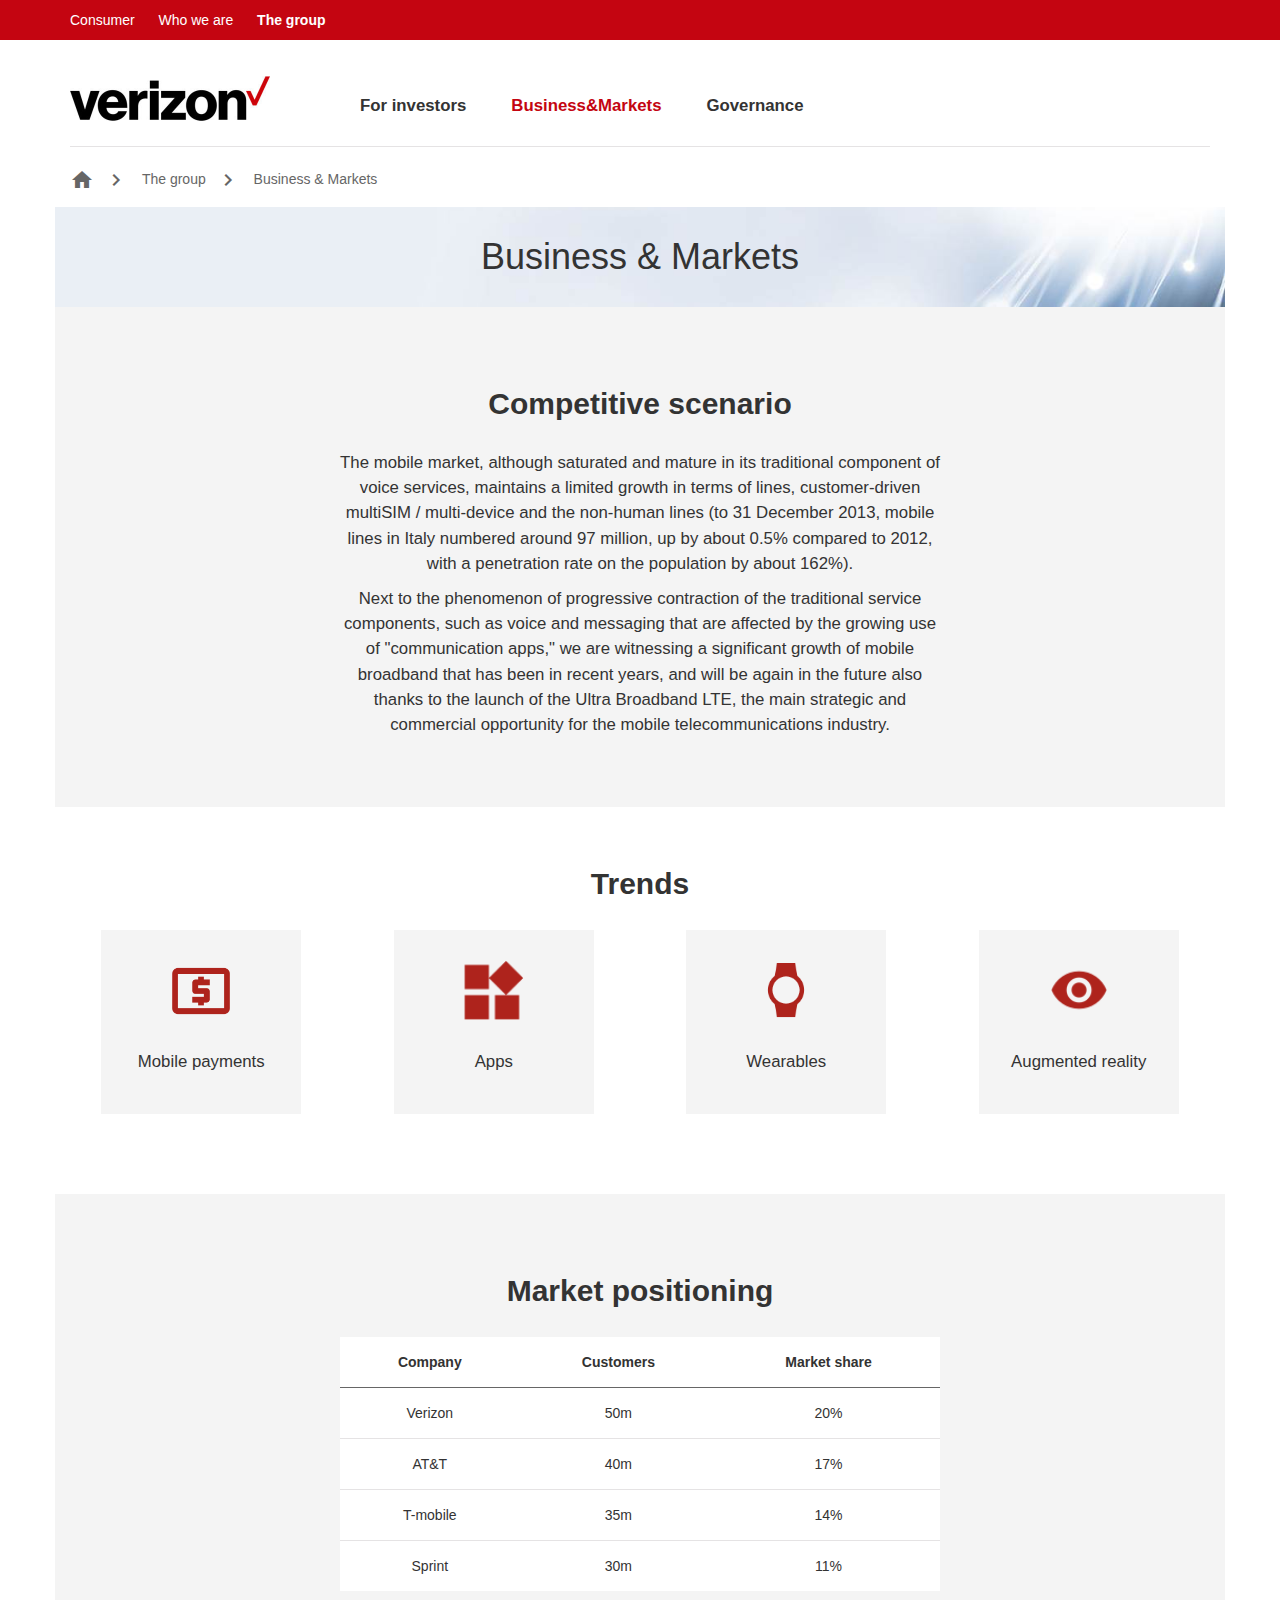
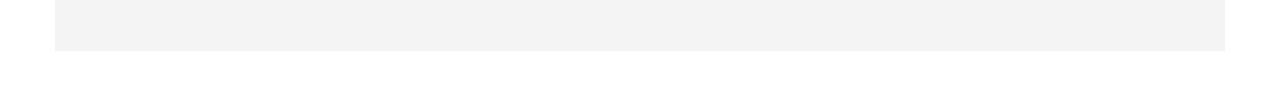
<file: business.html>
<!DOCTYPE html>
<html lang="en">
  <head>
    <title>The group</title>
    <!--css-->
    <link href="css/app-less.css" rel="stylesheet">
    <link href="css/app-sass.css" rel="stylesheet">
    <link href="https://fonts.googleapis.com/icon?family=Material+Icons" rel="stylesheet">
    <meta name="viewport" content="width=device-width, initial-scale=1, maximum-scale=1, user-scalable=no">
    <!--meta(http-equiv="Content-Security-Policy" content="script-src * 'unsafe-eval'; connect-src * 'unsafe-eval'; object-src 'self'; style-src * 'unsafe-inline'; img-src *")-->
  </head>
  <body>
    <!--head menu-->
    <nav class="top-nav">
      <div class="container">
        <div class="row">
          <div class="col-md-12">
            <ul class="list-inline list-unstyled" id="head-menui">
                  <li><a href="index.html">Consumer</a></li>
                  <li><a href="who-we-are.html">Who we are</a></li>
                  <li class="selected"><a href="the-group.html">The group</a></li>
            </ul>
          </div>
        </div>
      </div>
    </nav>
    <!--main menu--><br>
    <nav class="navbar top-middle-nav">
      <div class="container">
        <div class="navbar-header"><a class="navbar-brand" href="index.html"><img src="img/static/app-logo.jpeg" alt="Verizon"></a>
          <button class="navbar-toggle collapsed app-header_hamburger-menu" data-toggle="collapse" data-target="#indexNavigation"><i class="material-icons">menu</i></button>
        </div>
        <div class="collapse navbar-collapse" id="indexNavigation">
          <ul class="nav navbar-nav">
                <li><a href="investors.html">For investors</a></li>
                <li class="selected"><a href="business.html">Business&amp;Markets</a></li>
                <li><a href="governance.html">Governance</a></li>
          </ul>
        </div>
      </div>
    </nav>
    <the-group inline-template v-bind:locations.sync="locations">
      <div class="container">
        <div class="row">
          <div class="col-md-12">
            <ul class="list-unstyled list-inline app-breadcrumb app-breadcrumb--ligth">
              <li class="app-breadcrumb__item"><a class="app-breadcrumb__text" href="index.html"><i class="material-icons app-breadcrumb__separator">home</i></a><i class="material-icons app-breadcrumb__separator">chevron_right</i></li>
              <li class="app-breadcrumb__item"><a class="app-breadcrumb__text" href="the-group.html">The group</a><i class="material-icons app-breadcrumb__separator">chevron_right</i>
              </li>
              <li class="app-breadcrumb__item"><a class="app-breadcrumb__text" href="business.html">Business &amp; Markets</a>
              </li>
            </ul>
          </div>
        </div>
        <div class="row">
          <div class="col-md-12 col-sm-12 col-xs-12 app-who__page-label text-center">
            <h1>Business & Markets</h1>
          </div>
        </div>
        <div class="row">
          <div class="col-md-12 app-business__section-padded app-business__section-colored">
            <div class="app-business__heading-section text-center">
              <h2>Competitive scenario</h2>
              <p>The mobile market, although saturated and mature in its traditional component of voice services, maintains a limited growth in terms of lines, customer-driven multiSIM / multi-device and the non-human lines (to 31 December 2013, mobile lines in Italy numbered around 97 million, up by about 0.5% compared to 2012, with a penetration rate on the population by about 162%).</p>
              <p>Next to the phenomenon of progressive contraction of the traditional service components, such as voice and messaging that are affected by the growing use of "communication apps," we are witnessing a significant growth of mobile broadband that has been in recent years, and will be again in the future also thanks to the launch of the Ultra Broadband LTE, the main strategic and commercial opportunity for the mobile telecommunications industry.</p>
            </div>
          </div>
        </div><br><br>
        <div class="row">
          <div class="col-md-12 text-center">
            <h2>Trends</h2><br>
            <div class="row">
              <div class="col-md-12 col-md-offset-0 col-sm-10 col-sm-offset-1 col-xs-12 col-xs-offset-0">
                <div class="row app-business__feature-list">
                  <div class="col-md-3 col-sm-6 col-xs-12">
                    <div class="app-business__feature"><img src="img/static/ic_local_atm.png">
                      <p>Mobile payments</p>
                    </div>
                  </div>
                  <div class="col-md-3 col-sm-6 col-xs-12">
                    <div class="app-business__feature"><img src="img/static/ic_widgets.png">
                      <p>Apps</p>
                    </div>
                  </div>
                  <div class="col-md-3 col-sm-6 col-xs-12">
                    <div class="app-business__feature"><img src="img/static/ic_watch.png">
                      <p>Wearables</p>
                    </div>
                  </div>
                  <div class="col-md-3 col-sm-6 col-xs-12">
                    <div class="app-business__feature"><img src="img/static/ic_visibility.png">
                      <p>Augmented reality</p>
                    </div>
                  </div>
                </div>
              </div>
            </div>
          </div>
        </div><br><br><br><br>
        <div class="row">
          <div class="col-md-12 app-business__section-padded app-business__section-colored text-center">
            <h2>Market positioning</h2>
            <div class="app-business__market-content">
              <table>
                <thead>
                  <th>Company</th>
                  <th>Customers</th>
                  <th>Market share</th>
                </thead>
                <tbody>
                  <tr>
                    <td>Verizon</td>
                    <td>50m</td>
                    <td>20%</td>
                  </tr>
                  <tr>
                    <td>AT&T</td>
                    <td>40m</td>
                    <td>17%</td>
                  </tr>
                  <tr>
                    <td>T-mobile</td>
                    <td>35m</td>
                    <td>14%</td>
                  </tr>
                  <tr>
                    <td>Sprint</td>
                    <td>30m</td>
                    <td>11%</td>
                  </tr>
                </tbody>
              </table>
            </div>
          </div>
        </div>
      </div>
    </the-group>
    <!--copyright-->
    <!--.container(style="margin-top: 50px;")
    .row
        .col-md-12
            ul(class="list-inline list-unstyled")
                li Copyright hypermedia &copy; 2016!
                li
                    span(style="color:blue; cursor: pointer;") Credits
                li
                    span(style="color:blue; cursor: pointer;") Terms
                li
                    span(style="color:blue; cursor: pointer;") Privacy
    
    
    -->
    <!-- javascript--><br><br>
    <script src="js/app.js"></script>
  </body>
</html>
</file>
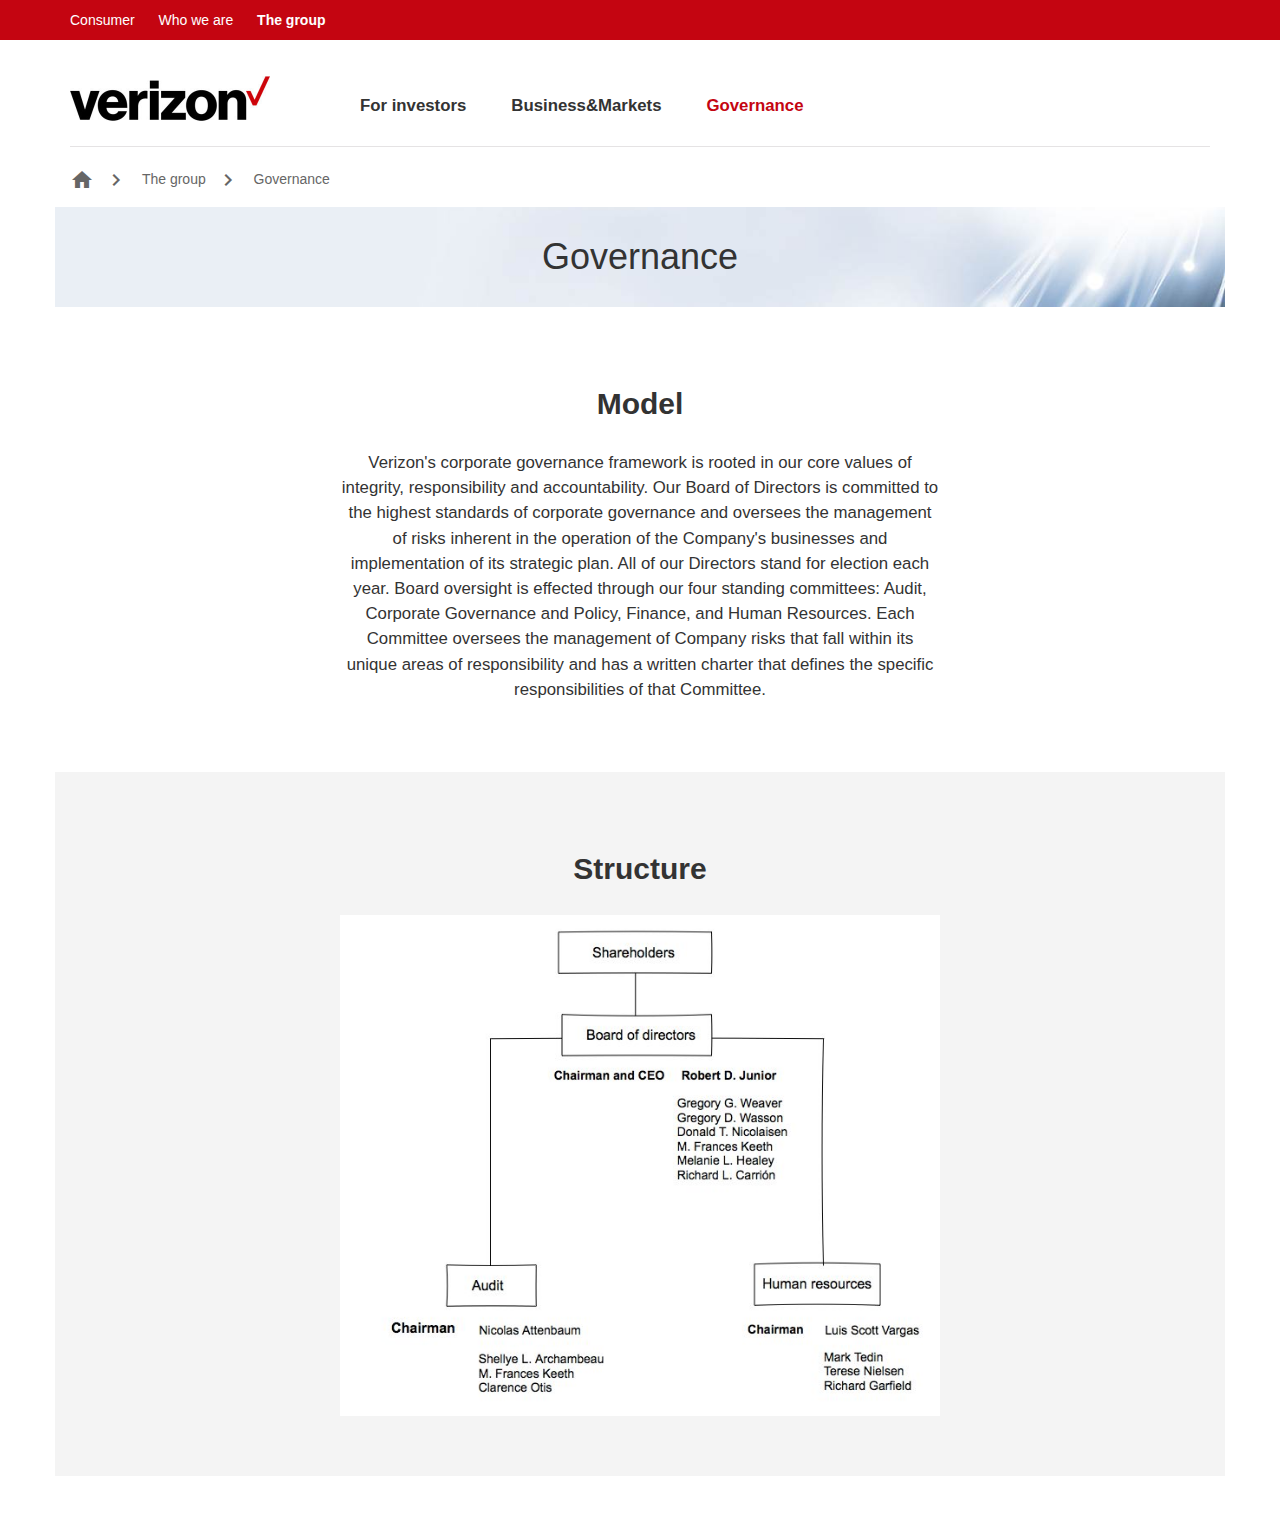
<file: governance.html>
<!DOCTYPE html>
<html lang="en">
  <head>
    <title>The group</title>
    <!--css-->
    <link href="css/app-less.css" rel="stylesheet">
    <link href="css/app-sass.css" rel="stylesheet">
    <link href="https://fonts.googleapis.com/icon?family=Material+Icons" rel="stylesheet">
    <meta name="viewport" content="width=device-width, initial-scale=1, maximum-scale=1, user-scalable=no">
    <!--meta(http-equiv="Content-Security-Policy" content="script-src * 'unsafe-eval'; connect-src * 'unsafe-eval'; object-src 'self'; style-src * 'unsafe-inline'; img-src *")-->
  </head>
  <body>
    <!--head menu-->
    <nav class="top-nav">
      <div class="container">
        <div class="row">
          <div class="col-md-12">
            <ul class="list-inline list-unstyled" id="head-menui">
                  <li><a href="index.html">Consumer</a></li>
                  <li><a href="who-we-are.html">Who we are</a></li>
                  <li class="selected"><a href="the-group.html">The group</a></li>
            </ul>
          </div>
        </div>
      </div>
    </nav>
    <!--main menu--><br>
    <nav class="navbar top-middle-nav">
      <div class="container">
        <div class="navbar-header"><a class="navbar-brand" href="index.html"><img src="img/static/app-logo.jpeg" alt="Verizon"></a>
          <button class="navbar-toggle collapsed app-header_hamburger-menu" data-toggle="collapse" data-target="#indexNavigation"><i class="material-icons">menu</i></button>
        </div>
        <div class="collapse navbar-collapse" id="indexNavigation">
          <ul class="nav navbar-nav">
                <li><a href="investors.html">For investors</a></li>
                <li><a href="business.html">Business&amp;Markets</a></li>
                <li class="selected"><a href="governance.html">Governance</a></li>
          </ul>
        </div>
      </div>
    </nav>
    <the-group inline-template v-bind:locations.sync="locations">
      <div class="container">
        <div class="row">
          <div class="col-md-12">
            <ul class="list-unstyled list-inline app-breadcrumb app-breadcrumb--ligth">
              <li class="app-breadcrumb__item"><a class="app-breadcrumb__text" href="index.html"><i class="material-icons app-breadcrumb__separator">home</i></a><i class="material-icons app-breadcrumb__separator">chevron_right</i></li>
              <li class="app-breadcrumb__item"><a class="app-breadcrumb__text" href="the-group.html">The group</a><i class="material-icons app-breadcrumb__separator">chevron_right</i>
              </li>
              <li class="app-breadcrumb__item"><a class="app-breadcrumb__text" href="governance.html">Governance</a>
              </li>
            </ul>
          </div>
        </div>
        <div class="row">
          <div class="col-md-12 col-sm-12 col-xs-12 app-who__page-label text-center">
            <h1>Governance</h1>
          </div>
        </div>
        <div class="row">
          <div class="col-md-12 app-business__section-padded">
            <div class="app-business__heading-section text-center">
              <h2>Model</h2>
              <p>Verizon's corporate governance framework is rooted in our core values of integrity, responsibility and accountability. Our Board of Directors is committed to the highest standards of corporate governance and oversees the management of risks inherent in the operation of the Company's businesses and implementation of its strategic plan. All of our Directors stand for election each year. Board oversight is effected through our four standing committees: Audit, Corporate Governance and Policy, Finance, and Human Resources. Each Committee oversees the management of Company risks that fall within its unique areas of responsibility and has a written charter that defines the specific responsibilities of that Committee.</p>
            </div>
          </div>
        </div>
        <div class="row">
          <div class="col-md-12 app-business__section-padded app-business__section-colored">
            <h2 class="text-center">Structure</h2><br>
            <div class="app-business__heading-section text-center"><img src="img/static/structure.jpg" width="100%"></div>
          </div>
        </div>
      </div>
    </the-group>
    <!--copyright-->
    <!--.container(style="margin-top: 50px;")
    .row
        .col-md-12
            ul(class="list-inline list-unstyled")
                li Copyright hypermedia &copy; 2016!
                li
                    span(style="color:blue; cursor: pointer;") Credits
                li
                    span(style="color:blue; cursor: pointer;") Terms
                li
                    span(style="color:blue; cursor: pointer;") Privacy
    
    
    -->
    <!-- javascript--><br><br>
    <script src="js/app.js"></script>
  </body>
</html>
</file>
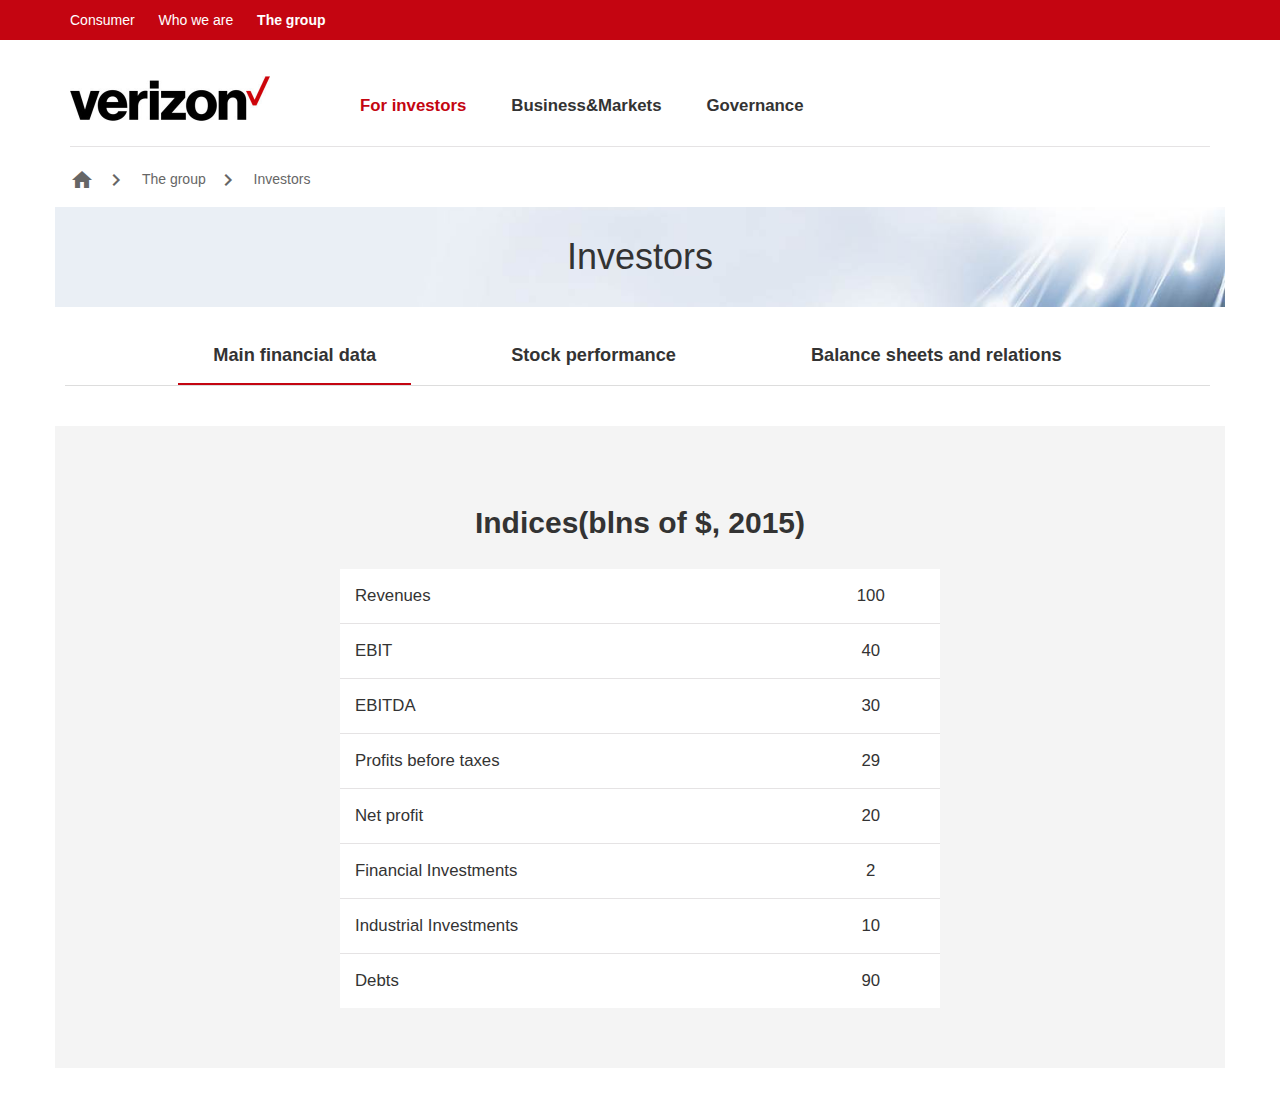
<file: investors.html>
<!DOCTYPE html>
<html lang="en">
  <head>
    <title>The group</title>
    <!--css-->
    <link href="css/app-less.css" rel="stylesheet">
    <link href="css/app-sass.css" rel="stylesheet">
    <link href="https://fonts.googleapis.com/icon?family=Material+Icons" rel="stylesheet">
    <meta name="viewport" content="width=device-width, initial-scale=1, maximum-scale=1, user-scalable=no">
    <!--meta(http-equiv="Content-Security-Policy" content="script-src * 'unsafe-eval'; connect-src * 'unsafe-eval'; object-src 'self'; style-src * 'unsafe-inline'; img-src *")-->
  </head>
  <body>
    <!--head menu-->
    <nav class="top-nav">
      <div class="container">
        <div class="row">
          <div class="col-md-12">
            <ul class="list-inline list-unstyled" id="head-menui">
                  <li><a href="index.html">Consumer</a></li>
                  <li><a href="who-we-are.html">Who we are</a></li>
                  <li class="selected"><a href="the-group.html">The group</a></li>
            </ul>
          </div>
        </div>
      </div>
    </nav>
    <!--main menu--><br>
    <nav class="navbar top-middle-nav">
      <div class="container">
        <div class="navbar-header"><a class="navbar-brand" href="index.html"><img src="img/static/app-logo.jpeg" alt="Verizon"></a>
          <button class="navbar-toggle collapsed app-header_hamburger-menu" data-toggle="collapse" data-target="#indexNavigation"><i class="material-icons">menu</i></button>
        </div>
        <div class="collapse navbar-collapse" id="indexNavigation">
          <ul class="nav navbar-nav">
                <li class="selected"><a href="investors.html">For investors</a></li>
                <li><a href="business.html">Business&amp;Markets</a></li>
                <li><a href="governance.html">Governance</a></li>
          </ul>
        </div>
      </div>
    </nav>
    <the-group inline-template v-bind:locations.sync="locations">
      <div class="container">
        <div class="row">
          <div class="col-md-12">
            <ul class="list-unstyled list-inline app-breadcrumb app-breadcrumb--ligth">
              <li class="app-breadcrumb__item"><a class="app-breadcrumb__text" href="index.html"><i class="material-icons app-breadcrumb__separator">home</i></a><i class="material-icons app-breadcrumb__separator">chevron_right</i></li>
              <li class="app-breadcrumb__item"><a class="app-breadcrumb__text" href="the-group.html">The group</a><i class="material-icons app-breadcrumb__separator">chevron_right</i>
              </li>
              <li class="app-breadcrumb__item"><a class="app-breadcrumb__text" href="investors.html">Investors</a>
              </li>
            </ul>
          </div>
        </div>
        <div class="row">
          <div class="col-md-12 col-sm-12 col-xs-12 app-who__page-label text-center">
            <h1>Investors</h1>
          </div>
        </div><br>
        <div class="row">
          <div class="col-md-12 text-center">
            <ul class="list-unstyled list-inline app-device__content-nav app-investors__nav" role="tab-list">
              <li class="active" role="presentation"><a href="#financial" role="tab" data-toggle="tab">Main financial data</a></li>
              <li role="presentation"><a href="#performance" role="tab" data-toggle="tab">Stock performance</a></li>
              <li role="presentation"><a href="#balance" role="tab" data-toggle="tab">Balance sheets and relations</a></li>
            </ul>
          </div>
        </div><br><br>
        <div class="tab-content">
          <div class="row tab-pane active fade in" id="financial" role="tabpanel">
            <div class="col-md-12 app-business__section-padded app-business__section-colored">
              <h2 class="text-center">Indices(blns of $, 2015)</h2>
              <table class="app-investors__data">
                <thead>
                  <th></th>
                  <th></th>
                </thead>
                <tbody>
                  <tr>
                    <td>Revenues</td>
                    <td class="text-center">100</td>
                  </tr>
                  <tr>
                    <td>EBIT</td>
                    <td class="text-center">40</td>
                  </tr>
                  <tr>
                    <td>EBITDA</td>
                    <td class="text-center">30</td>
                  </tr>
                  <tr>
                    <td>Profits before taxes</td>
                    <td class="text-center">29</td>
                  </tr>
                  <tr>
                    <td>Net profit</td>
                    <td class="text-center">20</td>
                  </tr>
                  <tr>
                    <td>Financial Investments</td>
                    <td class="text-center">2</td>
                  </tr>
                  <tr>
                    <td>Industrial Investments</td>
                    <td class="text-center">10</td>
                  </tr>
                  <tr>
                    <td>Debts</td>
                    <td class="text-center">90</td>
                  </tr>
                </tbody>
              </table>
            </div>
          </div>
          <div class="row tab-pane fade" id="performance" role="tabpanel">
            <div class="col-md-12 app-business__section-padded app-business__section-colored">
              <h2 class="text-center">Stock performance</h2>
              <div id="tv-medium-widget-36bb5" style="width:90%; max-width:600px; margin: 0 auto; margin-top:30px"></div>
              <script type="text/javascript" src="https://d33t3vvu2t2yu5.cloudfront.net/tv.js"></script>
              <script type="text/javascript">
                new TradingView.MediumWidget({
                    "container_id": "tv-medium-widget-36bb5",
                    "symbols": [
                        "NYSE:VZA|1y"
                    ],
                    "gridLineColor": "#E9E9EA",
                    "fontColor": "#83888D",
                    "underLineColor": "#dbeffb",
                    "trendLineColor": "#4bafe9",
                    "width": "100%",
                    "height": "350px",
                    "tradeItWidget": false,
                    "locale": "en"
                });
                
              </script>
            </div>
          </div>
          <div class="row tab-pane fade" id="balance" role="tabpanel">
            <div class="col-md-12 app-business__section-padded app-business__section-colored">
              <h2 class="text-center">Relations and balance sheets</h2>
              <h4 class="app-business__table-heading">2015</h4>
              <table class="app-investors__balance">
                <thead>
                  <th></th>
                  <th></th>
                </thead>
                <tbody>
                  <tr>
                    <td>Annual balance sheet</td>
                    <td class="text-right"><a href="https://hypermedia.thecsea.it/files/15_vz_ar.pdf"><i class="material-icons">get_app</i></a></td>
                  </tr>
                  <tr>
                    <td>Enviromental respect relation</td>
                    <td class="text-right"><a href="https://hypermedia.thecsea.it/files/15_vz_ar.pdf"><i class="material-icons">get_app</i></a></td>
                  </tr>
                  <tr>
                    <td>Remunerations relation</td>
                    <td class="text-right"><a href="https://hypermedia.thecsea.it/files/15_vz_ar.pdf"><i class="material-icons">get_app</i></a></td>
                  </tr>
                </tbody>
              </table>
              <h4 class="app-business__table-heading">2014</h4>
              <table class="app-investors__balance">
                <thead>
                  <th></th>
                  <th></th>
                </thead>
                <tbody>
                  <tr>
                    <td>Annual balance sheet</td>
                    <td class="text-right"><a href="https://hypermedia.thecsea.it/files/15_vz_ar.pdf"><i class="material-icons">get_app</i></a></td>
                  </tr>
                  <tr>
                    <td>Enviromental respect relation</td>
                    <td class="text-right"><a href="https://hypermedia.thecsea.it/files/15_vz_ar.pdf"><i class="material-icons">get_app</i></a></td>
                  </tr>
                  <tr>
                    <td>Remunerations relation</td>
                    <td class="text-right"><a href="https://hypermedia.thecsea.it/files/15_vz_ar.pdf"><i class="material-icons">get_app</i></a></td>
                  </tr>
                </tbody>
              </table>
            </div>
          </div>
        </div>
      </div>
    </the-group>
    <!--copyright-->
    <!--.container(style="margin-top: 50px;")
    .row
        .col-md-12
            ul(class="list-inline list-unstyled")
                li Copyright hypermedia &copy; 2016!
                li
                    span(style="color:blue; cursor: pointer;") Credits
                li
                    span(style="color:blue; cursor: pointer;") Terms
                li
                    span(style="color:blue; cursor: pointer;") Privacy
    
    
    -->
    <!-- javascript--><br><br>
    <script src="js/app.js"></script>
  </body>
</html>
</file>
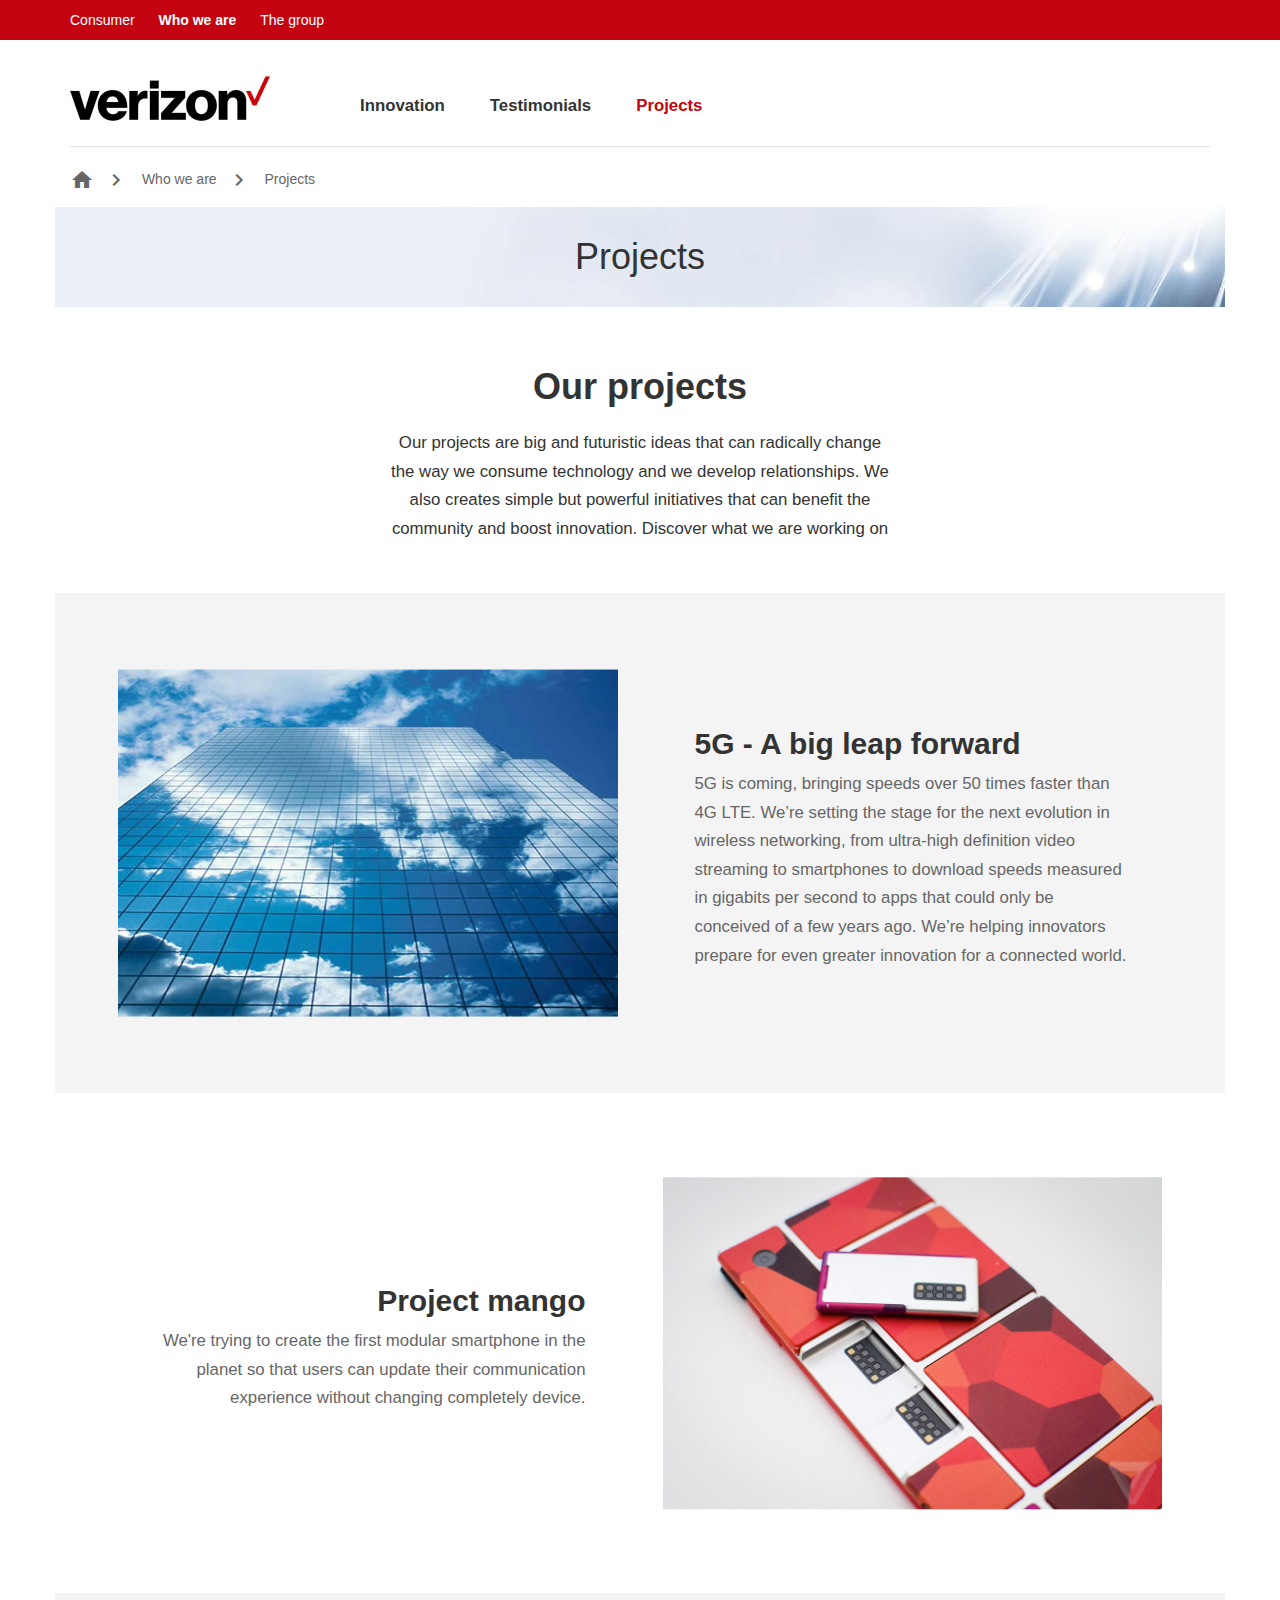
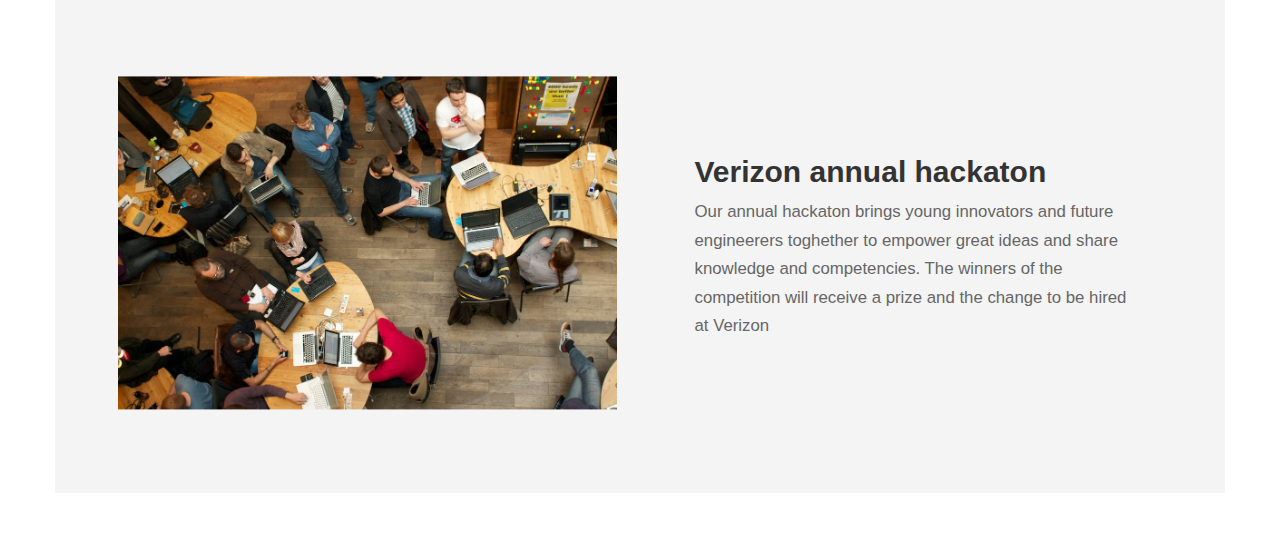
<file: projects.html>
<!DOCTYPE html>
<html lang="en">
  <head>
    <title>Who we are | Projects</title>
    <!--css-->
    <link href="css/app-less.css" rel="stylesheet">
    <link href="css/app-sass.css" rel="stylesheet">
    <link href="https://fonts.googleapis.com/icon?family=Material+Icons" rel="stylesheet">
    <meta name="viewport" content="width=device-width, initial-scale=1, maximum-scale=1, user-scalable=no">
    <!--meta(http-equiv="Content-Security-Policy" content="script-src * 'unsafe-eval'; connect-src * 'unsafe-eval'; object-src 'self'; style-src * 'unsafe-inline'; img-src *")-->
  </head>
  <body>
    <!--head menu-->
    <nav class="top-nav">
      <div class="container">
        <div class="row">
          <div class="col-md-12">
            <ul class="list-inline list-unstyled" id="head-menui">
                  <li><a href="index.html">Consumer</a></li>
                  <li class="selected"><a href="who-we-are.html">Who we are</a></li>
                  <li><a href="the-group.html">The group</a></li>
            </ul>
          </div>
        </div>
      </div>
    </nav>
    <!--main menu--><br>
    <nav class="navbar top-middle-nav">
      <div class="container">
        <div class="navbar-header"><a class="navbar-brand" href="index.html"><img src="img/static/app-logo.jpeg" alt="Verizon"></a>
          <button class="navbar-toggle collapsed app-header_hamburger-menu" data-toggle="collapse" data-target="#indexNavigation"><i class="material-icons">menu</i></button>
        </div>
        <div class="collapse navbar-collapse" id="indexNavigation">
          <ul class="nav navbar-nav">
                <li><a href="who-we-are.html">Innovation</a></li>
                <li><a href="testimonials.html">Testimonials</a></li>
                <li class="selected"><a href="projects.html">Projects</a></li>
          </ul>
        </div>
      </div>
    </nav>
    <who-we-are inline-template v-bind:locations.sync="locations">
      <div class="container">
        <div class="row">
          <div class="col-md-12">
            <ul class="list-unstyled list-inline app-breadcrumb app-breadcrumb--ligth">
              <li class="app-breadcrumb__item"><a class="app-breadcrumb__text" href="index.html"><i class="material-icons app-breadcrumb__separator">home</i></a><i class="material-icons app-breadcrumb__separator">chevron_right</i></li>
              <li class="app-breadcrumb__item"><a class="app-breadcrumb__text" href="who-we-are.html">Who we are</a><i class="material-icons app-breadcrumb__separator">chevron_right</i>
              </li>
              <li class="app-breadcrumb__item"><a class="app-breadcrumb__text" href="projects.html">Projects</a>
              </li>
            </ul>
          </div>
        </div>
        <div class="row">
          <div class="col-md-12 col-sm-12 col-xs-12 app-who__page-label text-center">
            <h1>Projects</h1>
          </div>
        </div><br><br>
        <div class="row">
          <div class="col-md-12">
            <div class="app-who__manifesto text-center">
              <h1>Our projects</h1>
              <p>Our projects are big and futuristic ideas that can radically change the way we consume technology and we develop relationships. We also creates simple but powerful initiatives that can benefit the community and boost innovation. Discover what we are working on</p>
            </div>
          </div>
        </div><br><br>
        <div class="row app-device__section app-device__section--type-one">
          <div class="col-md-6 text-center"><img class="app-device__section-img" src="img/static/CloudComputing_2.jpg"></div>
          <div class="col-md-6">
            <div class="app-device__section-text">
              <h2>5G - A big leap forward</h2>
              <p>
                5G is coming, bringing speeds over 50 times faster than 4G LTE. We’re setting the stage for the next evolution in wireless networking, from ultra-high definition video streaming to smartphones to download speeds measured in gigabits per second to apps that could only be conceived of a few years ago. We’re helping innovators prepare for even greater innovation for a connected world.
                
              </p>
            </div>
          </div>
        </div>
        <div class="row app-device__section">
          <div class="col-md-6">
            <div class="app-device__section-text text-right">
              <h2>Project mango</h2>
              <p>
                We're trying to create the first modular smartphone in the planet so that users can update their communication experience without changing completely device.
                
              </p>
            </div>
          </div>
          <div class="col-md-6 text-center"><img class="app-device__section-img" src="img/static/project-ara-theverge-2_1020.jpg"></div>
        </div>
        <div class="row app-device__section app-device__section--type-one">
          <div class="col-md-6 text-center"><img class="app-device__section-img" src="img/static/eduhackathon.jpg"></div>
          <div class="col-md-6">
            <div class="app-device__section-text">
              <h2>Verizon annual hackaton</h2>
              <p>
                Our annual hackaton brings young innovators and future engineerers toghether to empower great ideas and share knowledge and competencies. The winners of the competition will receive a prize and the change to be hired at Verizon
                
                
                
              </p>
            </div>
          </div>
        </div>
      </div>
    </who-we-are>
    <!--copyright-->
    <!--.container(style="margin-top: 50px;")
    .row
        .col-md-12
            ul(class="list-inline list-unstyled")
                li Copyright hypermedia &copy; 2016!
                li
                    span(style="color:blue; cursor: pointer;") Credits
                li
                    span(style="color:blue; cursor: pointer;") Terms
                li
                    span(style="color:blue; cursor: pointer;") Privacy
    
    
    -->
    <!-- javascript--><br><br>
    <script src="js/app.js"></script>
  </body>
</html>
</file>
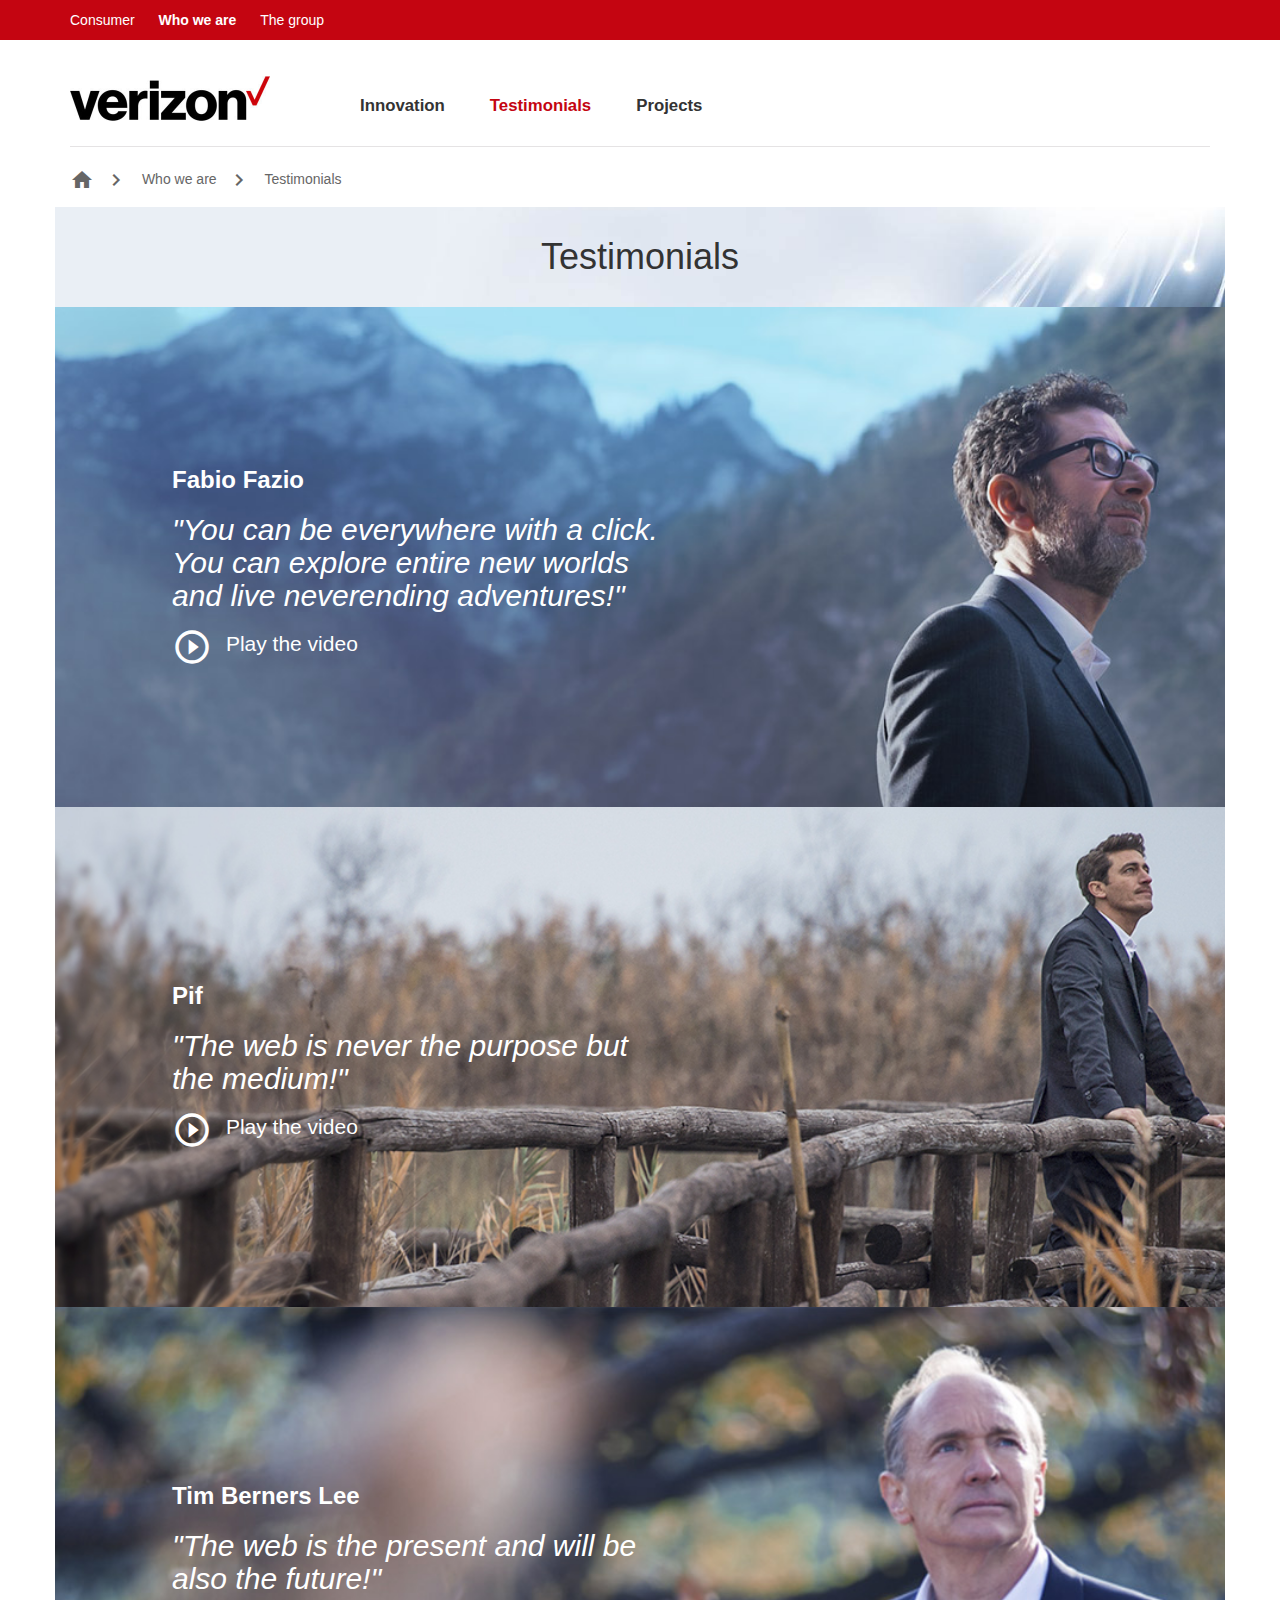
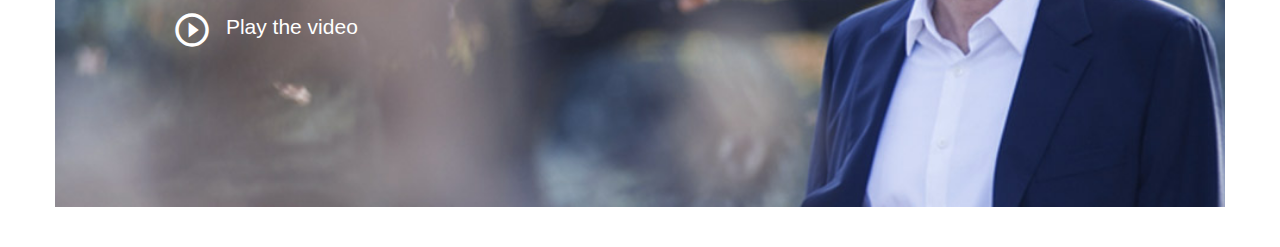
<file: testimonials.html>
<!DOCTYPE html>
<html lang="en">
  <head>
    <title>Who we are ! Testimonials</title>
    <!--css-->
    <link href="css/app-less.css" rel="stylesheet">
    <link href="css/app-sass.css" rel="stylesheet">
    <link href="https://fonts.googleapis.com/icon?family=Material+Icons" rel="stylesheet">
    <meta name="viewport" content="width=device-width, initial-scale=1, maximum-scale=1, user-scalable=no">
    <!--meta(http-equiv="Content-Security-Policy" content="script-src * 'unsafe-eval'; connect-src * 'unsafe-eval'; object-src 'self'; style-src * 'unsafe-inline'; img-src *")-->
  </head>
  <body id="video-fix-backdrop">
    <!--head menu-->
    <nav class="top-nav">
      <div class="container">
        <div class="row">
          <div class="col-md-12">
            <ul class="list-inline list-unstyled" id="head-menui">
                  <li><a href="index.html">Consumer</a></li>
                  <li class="selected"><a href="who-we-are.html">Who we are</a></li>
                  <li><a href="the-group.html">The group</a></li>
            </ul>
          </div>
        </div>
      </div>
    </nav>
    <!--main menu--><br>
    <nav class="navbar top-middle-nav">
      <div class="container">
        <div class="navbar-header"><a class="navbar-brand" href="index.html"><img src="img/static/app-logo.jpeg" alt="Verizon"></a>
          <button class="navbar-toggle collapsed app-header_hamburger-menu" data-toggle="collapse" data-target="#indexNavigation"><i class="material-icons">menu</i></button>
        </div>
        <div class="collapse navbar-collapse" id="indexNavigation">
          <ul class="nav navbar-nav">
                <li><a href="who-we-are.html">Innovation</a></li>
                <li class="selected"><a href="testimonials.html">Testimonials</a></li>
                <li><a href="projects.html">Projects</a></li>
          </ul>
        </div>
      </div>
    </nav>
    <who-we-are inline-template v-bind:locations.sync="locations">
      <div class="container">
        <div class="row">
          <div class="col-md-12">
            <ul class="list-unstyled list-inline app-breadcrumb app-breadcrumb--ligth">
              <li class="app-breadcrumb__item"><a class="app-breadcrumb__text" href="index.html"><i class="material-icons app-breadcrumb__separator">home</i></a><i class="material-icons app-breadcrumb__separator">chevron_right</i></li>
              <li class="app-breadcrumb__item"><a class="app-breadcrumb__text" href="who-we-are.html">Who we are</a><i class="material-icons app-breadcrumb__separator">chevron_right</i>
              </li>
              <li class="app-breadcrumb__item"><a class="app-breadcrumb__text" href="testimonials.html">Testimonials</a>
              </li>
            </ul>
          </div>
        </div>
        <div class="row">
          <div class="col-md-12 col-sm-12 col-xs-12 app-who__page-label text-center">
            <h1>Testimonials</h1>
          </div>
        </div>
        <div class="row">
          <div class="col-md-12 col-sm-12 col-xs-12 app-testimonials__video" id="fazio">
            <div class="app-testimonials__video-text">
              <h3>Fabio Fazio</h3>
              <h2>"You can be everywhere with a click. You can explore entire new worlds and live neverending adventures!"</h2>
              <ul class="list-unstyled list-inline" data-toggle="modal" data-target="#video1">
                <li><i class="material-icons">play_circle_outline</i></li>
                <li><span>Play the video</span></li>
              </ul>
            </div>
          </div>
        </div>
        <div class="row">
          <div class="col-md-12 col-xs-12 col-sm-12 app-testimonials__video" id="pif">
            <div class="app-testimonials__video-text">
              <h3>Pif</h3>
              <h2>"The web is never the purpose but the medium!"</h2>
              <ul class="list-unstyled list-inline list-unstyled list-inline" data-toggle="modal" data-target="#video2">
                <li><i class="material-icons">play_circle_outline</i></li>
                <li><span>Play the video</span></li>
              </ul>
            </div>
          </div>
        </div>
        <div class="row">
          <div class="col-md-12 app-testimonials__video" id="lee">
            <div class="app-testimonials__video-text">
              <h3>Tim Berners Lee</h3>
              <h2>"The web is the present and will be also the future!"</h2>
              <ul class="list-unstyled list-inline list-unstyled list-inline" data-toggle="modal" data-target="#video3">
                <li><i class="material-icons">play_circle_outline</i></li>
                <li><span>Play the video</span></li>
              </ul>
            </div>
          </div>
        </div>
        <div class="modal fade app-testimonials__video-popup" tabindex="-1" role="dialog" id="video1">
          <div class="modal-dialog">
            <div class="modal-content">
              <div class="modal-header">
                <button class="close" type="button" data-dismiss="modal" aria-label="Close"><span class="material-icons" aria-hidden="true">clear</span></button>
              </div>
              <div class="modal-body">
                <iframe width="560" height="315" src="https://www.youtube.com/embed/dlyUVXq7Qc0" frameborder="0" allowfullscreen="allowfullscreen"></iframe>
              </div>
            </div>
          </div>
        </div>
        <div class="modal fade app-testimonials__video-popup" tabindex="-1" role="dialog" id="video2">
          <div class="modal-dialog">
            <div class="modal-content">
              <div class="modal-header">
                <button class="close" type="button" data-dismiss="modal" aria-label="Close"><span class="material-icons" aria-hidden="true">clear</span></button>
              </div>
              <div class="modal-body">
                <iframe width="560" height="315" src="https://www.youtube.com/embed/QkNJTh453cM" frameborder="0" allowfullscreen="allowfullscreen"></iframe>
              </div>
            </div>
          </div>
        </div>
        <div class="modal fade app-testimonials__video-popup" tabindex="-1" role="dialog" id="video3">
          <div class="modal-dialog">
            <div class="modal-content">
              <div class="modal-header">
                <button class="close" type="button" data-dismiss="modal" aria-label="Close"><span class="material-icons" aria-hidden="true">clear</span></button>
              </div>
              <div class="modal-body">
                <iframe width="560" height="315" src="https://www.youtube.com/embed/-rxy9lI8-7Q" frameborder="0" allowfullscreen="allowfullscreen"></iframe>
              </div>
            </div>
          </div>
        </div>
      </div>
    </who-we-are>
    <!--copyright-->
    <!--.container(style="margin-top: 50px;")
    .row
        .col-md-12
            ul(class="list-inline list-unstyled")
                li Copyright hypermedia &copy; 2016!
                li
                    span(style="color:blue; cursor: pointer;") Credits
                li
                    span(style="color:blue; cursor: pointer;") Terms
                li
                    span(style="color:blue; cursor: pointer;") Privacy
    
    
    -->
    <!-- javascript--><br><br>
    <script src="js/app.js"></script>
  </body>
</html>
</file>
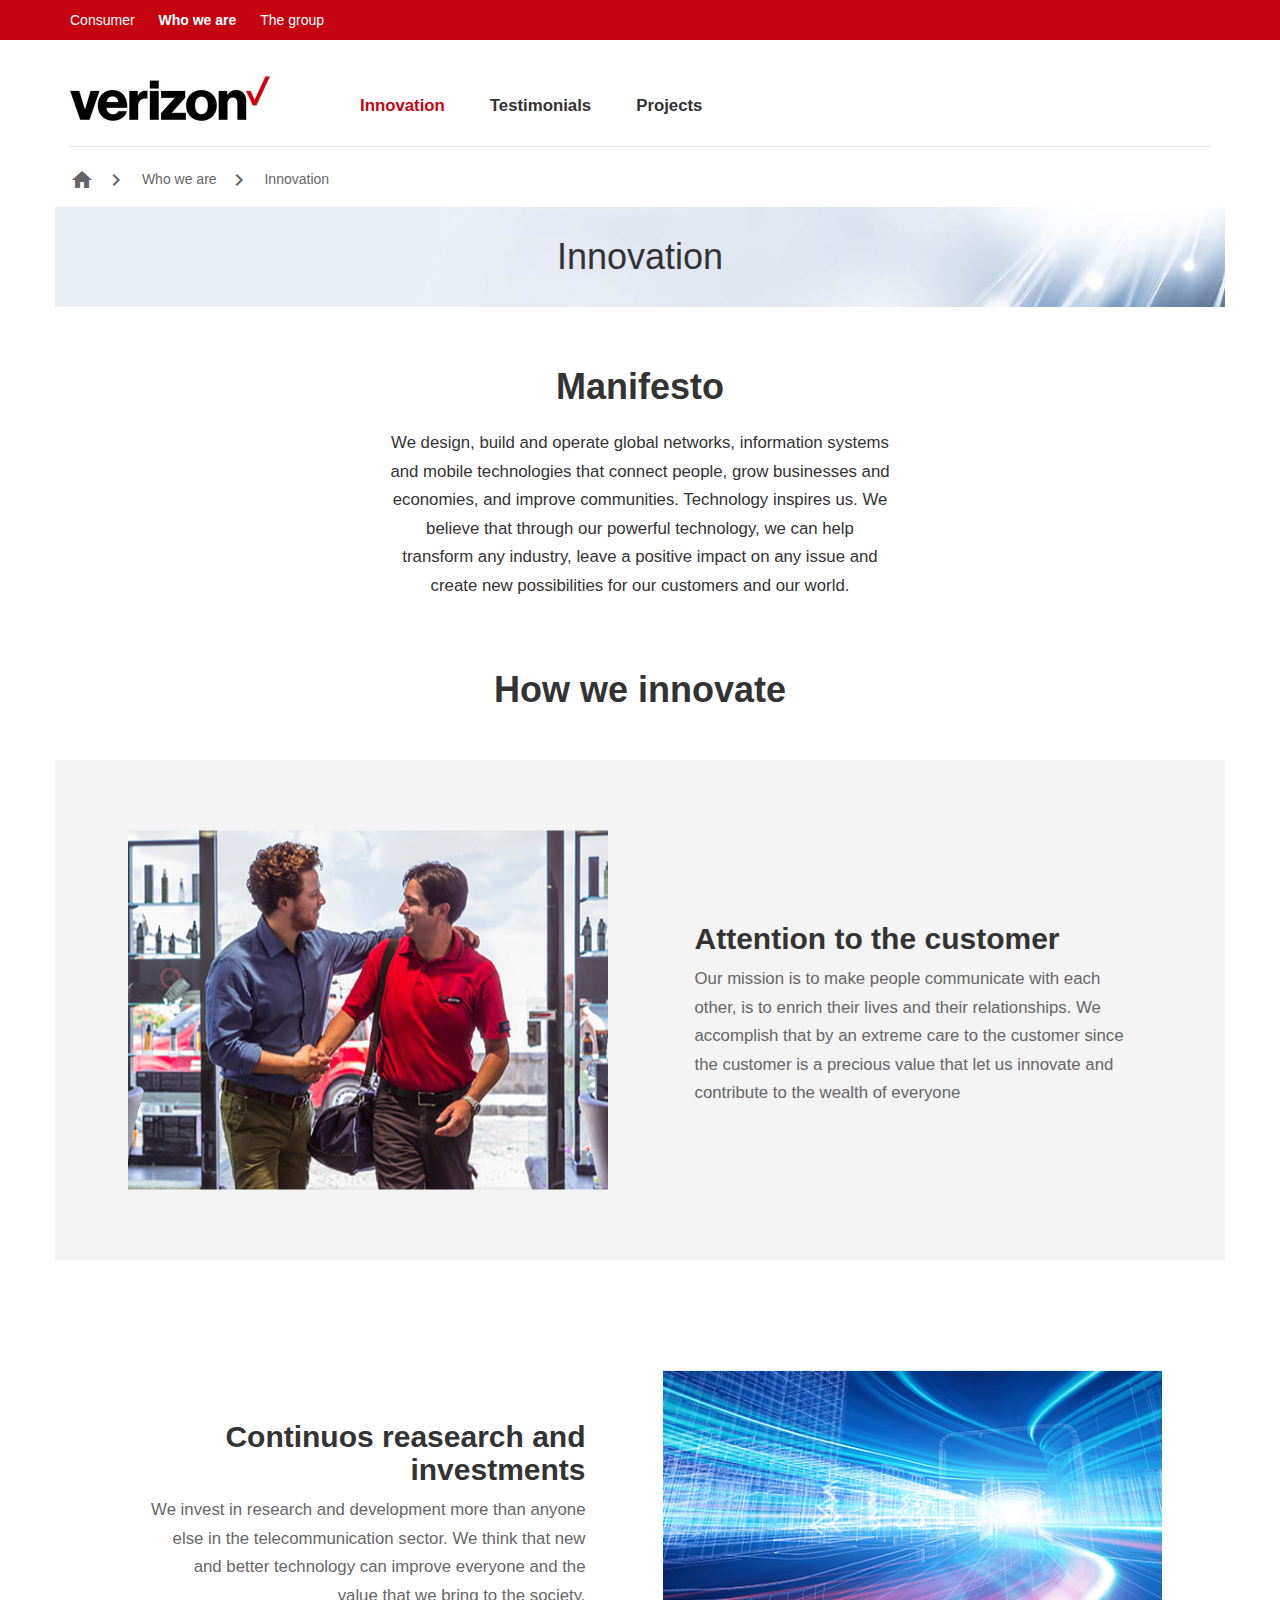
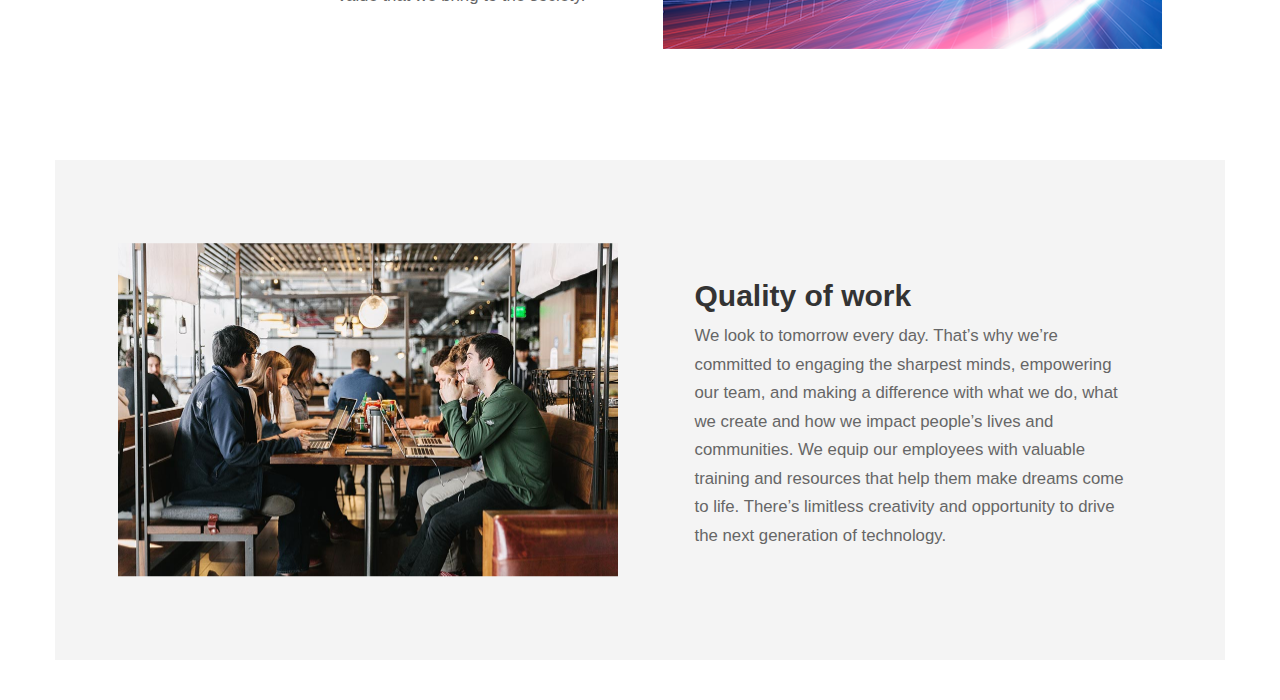
<file: who-we-are.html>
<!DOCTYPE html>
<html lang="en">
  <head>
    <title>Who we are ! Innovation</title>
    <!--css-->
    <link href="css/app-less.css" rel="stylesheet">
    <link href="css/app-sass.css" rel="stylesheet">
    <link href="https://fonts.googleapis.com/icon?family=Material+Icons" rel="stylesheet">
    <meta name="viewport" content="width=device-width, initial-scale=1, maximum-scale=1, user-scalable=no">
    <!--meta(http-equiv="Content-Security-Policy" content="script-src * 'unsafe-eval'; connect-src * 'unsafe-eval'; object-src 'self'; style-src * 'unsafe-inline'; img-src *")-->
  </head>
  <body>
    <!--head menu-->
    <nav class="top-nav">
      <div class="container">
        <div class="row">
          <div class="col-md-12">
            <ul class="list-inline list-unstyled" id="head-menui">
                  <li><a href="index.html">Consumer</a></li>
                  <li class="selected"><a href="who-we-are.html">Who we are</a></li>
                  <li><a href="the-group.html">The group</a></li>
            </ul>
          </div>
        </div>
      </div>
    </nav>
    <!--main menu--><br>
    <nav class="navbar top-middle-nav">
      <div class="container">
        <div class="navbar-header"><a class="navbar-brand" href="index.html"><img src="img/static/app-logo.jpeg" alt="Verizon"></a>
          <button class="navbar-toggle collapsed app-header_hamburger-menu" data-toggle="collapse" data-target="#indexNavigation"><i class="material-icons">menu</i></button>
        </div>
        <div class="collapse navbar-collapse" id="indexNavigation">
          <ul class="nav navbar-nav">
                <li class="selected"><a href="who-we-are.html">Innovation</a></li>
                <li><a href="testimonials.html">Testimonials</a></li>
                <li><a href="projects.html">Projects</a></li>
          </ul>
        </div>
      </div>
    </nav>
    <who-we-are inline-template v-bind:locations.sync="locations">
      <div class="container">
        <div class="row">
          <div class="col-md-12">
            <ul class="list-unstyled list-inline app-breadcrumb app-breadcrumb--ligth">
              <li class="app-breadcrumb__item"><a class="app-breadcrumb__text" href="index.html"><i class="material-icons app-breadcrumb__separator">home</i></a><i class="material-icons app-breadcrumb__separator">chevron_right</i></li>
              <li class="app-breadcrumb__item"><a class="app-breadcrumb__text" href="who-we-are.html">Who we are</a><i class="material-icons app-breadcrumb__separator">chevron_right</i>
              </li>
              <li class="app-breadcrumb__item"><a class="app-breadcrumb__text" href="who-we-are.html">Innovation</a>
              </li>
            </ul>
          </div>
        </div>
        <div class="row">
          <div class="col-md-12 col-sm-12 col-xs-12 app-who__page-label text-center">
            <h1>Innovation</h1>
          </div>
        </div><br><br>
        <div class="row">
          <div class="col-md-12">
            <div class="app-who__manifesto text-center">
              <h1>Manifesto</h1>
              <p>
                We design, build and operate global networks, information systems and mobile technologies that connect people, grow businesses and economies, and improve communities.
                Technology inspires us. We believe that through our powerful technology, we can help transform any industry, leave a positive impact on any issue and create new possibilities for our customers and our world.
                
              </p>
            </div>
          </div>
        </div><br><br>
        <h1 class="text-center">How we innovate</h1><br><br>
        <div class="row app-device__section app-device__section--type-one">
          <div class="col-md-6 text-center col-sm-6 col-xs-12"><img class="app-device__section-img" src="img/static/in_1.jpg"></div>
          <div class="col-md-6 col-sm-6 col-xs-12">
            <div class="app-device__section-text">
              <h2>Attention to the customer</h2>
              <p>
                Our mission is to make people communicate with each other, is to enrich their lives and their relationships. We accomplish that by an extreme care to the customer since the customer is a precious value that let us innovate and contribute to the wealth of everyone
                
              </p>
            </div>
          </div>
        </div>
        <div class="row app-device__section">
          <div class="col-md-6 col-sm-6 col-xs-12">
            <div class="app-device__section-text text-right">
              <h2>Continuos reasearch and investments</h2>
              <p>
                We invest in research and development more than anyone else in the telecommunication sector. We think that new and better technology can improve everyone and the value that we bring to the society.
                
              </p>
            </div>
          </div>
          <div class="col-md-6 text-center col-sm-6 col-xs-12"><img class="app-device__section-img" src="img/static/1441744643213.png"></div>
        </div>
        <div class="row app-device__section app-device__section--type-one">
          <div class="col-md-6 text-center col-sm-6 col-xs-12"><img class="app-device__section-img" src="img/static/in_3.jpg"></div>
          <div class="col-md-6 col-sm-6 col-xs-12">
            <div class="app-device__section-text">
              <h2>Quality of work</h2>
              <p>
                We look to tomorrow every day. That’s why we’re committed to engaging the sharpest minds, empowering our team, and making a difference with what we do, what we create and how we impact people’s lives and communities. We equip our employees with valuable training and resources that help them make dreams come to life. There’s limitless creativity and opportunity to drive the next generation of technology.
                
                
                
              </p>
            </div>
          </div>
        </div>
      </div>
    </who-we-are>
    <!--copyright-->
    <!--.container(style="margin-top: 50px;")
    .row
        .col-md-12
            ul(class="list-inline list-unstyled")
                li Copyright hypermedia &copy; 2016!
                li
                    span(style="color:blue; cursor: pointer;") Credits
                li
                    span(style="color:blue; cursor: pointer;") Terms
                li
                    span(style="color:blue; cursor: pointer;") Privacy
    
    
    -->
    <!-- javascript--><br><br>
    <script src="js/app.js"></script>
  </body>
</html>
</file>
<file: css/app-sass.css>
html{font-size:14px}a,a:focus,a:hover{color:#333;text-decoration:none}a:focus{border:none;outline:none}ul{margin-bottom:0}h1,h2,h3,h4,h5,h6{font-weight:700}@media (max-width:768px){h1{font-size:30px}}@media (max-width:769px){h2{font-size:25px}}@media (max-width:768px){h3{font-size:20px}}.material-icons{vertical-align:middle}.red-colored{color:#c40511}@media (min-width:768px){.hidden-small{display:none}}@media (max-width:768px){.hidden-xsmall{display:none}}.nav-tabs{border:none}.nav-tabs>li>a{border-radius:0;border:none}.nav-tabs>li>a:hover{border-color:transparent;background-color:transparent;cursor:pointer}.nav-tabs>li.active>a{font-weight:700;border:none;cursor:pointer;color:#333}.nav-tabs>li.active>a:hover{color:inherit;background-color:transparent;border:none;cursor:pointer}.nav-tabs>li.active>a:focus,.nav-tabs>li.active>a:visited{border:none}.subsection-nav{width:700px;margin:0 auto}.subsection-nav li{width:25%;vertical-align:top}.subsection-nav li a{display:block;width:150px;margin:0 auto;text-align:center;padding:0}.subsection-nav li a img{width:70px;height:70px;display:block;margin:0 auto 15px}.subsection-nav li a p{font-size:1.2rem}.subsection-nav li.active p{font-weight:700}.subsection-nav--three li{width:33.3%}.subsection-nav--three li a{width:190px}.subsection-nav--big li a img{width:80px;height:80px}@media (max-width:768px){.subsection-nav{width:100%}.subsection-nav li{width:100%;margin-bottom:10px}.subsection-nav li:last-child{margin-bottom:0}.subsection-nav li a{width:100%}.subsection-nav li a img{margin-bottom:0}.subsection-nav li a p{font-size:1.1rem;margin-top:25px}.subsection-nav li a:hover{background-color:#e5e3e4!important}}#promotion-devices{background-color:#e5e3e4}#promotion-devices .carousel-control{background:none;opacity:1;text-shadow:0 1px 2px rgba(0,0,0,.2)}#promotion-devices .carousel-control.right i{left:50%}#promotion-devices .carousel-control.left i,#promotion-devices .carousel-control.right i{border-radius:50%;color:#666;background-color:#fff;position:absolute;top:calc(50% - 20px);font-size:40px}#promotion-devices .carousel-control.left i{right:50%}#promotion-devices .carousel__img-container{width:270px;height:360px;position:relative;margin:20px auto}#promotion-devices .carousel__img-container img{max-width:100%;max-height:100%;position:absolute;top:50%;left:50%;transform:translate(-50%,-50%)}@media (max-width:992px){#promotion-devices .carousel__img-container img{width:80%}}#promotion-devices .carousel__text-container{padding:100px 0 80px;width:90%;max-width:400px}#promotion-devices .carousel__text-container p{margin:30px 0;font-size:1.2rem;line-height:1.5;color:#666}#promotion-devices .carousel__text-container--home p{font-size:1.4rem}@media (max-width:992px){#promotion-devices .carousel__text-container{padding:80px 0}}@media (max-width:768px){#promotion-devices .carousel__text-container{padding:0;margin:0 auto;text-align:center}#promotion-devices .carousel__text-container h2{font-size:25px}}.carousel-indicators{position:inherit;margin:0 auto;padding:15px 0;bottom:auto;left:auto}.carousel-indicators li{border-color:#666;margin:2px}.carousel-indicators li.active{background-color:#666;height:10px;width:10px;margin:2px}.carousel-slide>div{float:left}.modal .modal-content{border:none;border-radius:0}.modal .modal-header{border:none;padding:30px}.modal .modal-body{padding:0 30px 30px}.app-modal__title{margin-top:10px;color:#c40511}.app-modal__pre{margin:0}.app-modal__items li{border-bottom:1px solid #f4f4f4}.app-modal__items li:last-child{border-bottom:none}.app-modal__items li a{padding:10px 5px;display:block}.app-modal__items li a:hover{background-color:#f4f4f4}.app-modal__items li span{padding-top:2px;float:left;font-size:1.1rem}.app-modal__items li i{float:right}.app-button{padding:8px 24px;color:#fff;font-weight:700;border:none;background-color:#c40511;outline:none}.app-button:active,.app-button:focus,.app-button:hover{color:#fff}.app-button--big{padding:12px 48px;font-size:1.1rem}.app-breadcrumb__text{color:#666}.app-breadcrumb__separator{margin-left:10px;color:#666}.app-breadcrumb--ligth{background:#fff;margin-left:-15px;margin-right:-15px}.top-nav{padding:10px 0;background-color:#c40511}.top-nav a{color:#fff}.top-nav li{margin-right:10px}.top-nav li:last-child{margin-right:0}.top-nav li.selected a{font-weight:700}.top-middle-nav .navbar-toggle{margin-top:10px}.top-middle-nav .navbar-toggle i{font-size:40px}.top-middle-nav .navbar-brand{height:auto}.top-middle-nav .navbar-brand img{width:200px}.top-middle-nav .navbar-collapse{padding:10px 0;border-bottom:1px solid #e5e3e4}.top-middle-nav .navbar-collapse a{font-size:1.2rem;font-weight:700}.top-middle-nav .navbar-collapse ul{margin-top:10px;margin-left:60px}.top-middle-nav .navbar-collapse ul li{margin-right:15px}.top-middle-nav .navbar-collapse ul li.selected a{color:#c40511}@media (max-width:768px){.top-middle-nav .navbar-collapse{padding:10px 15px}.top-middle-nav .navbar-collapse ul{margin:0}}.app-devices-nav{text-align:center}.app-devices-nav li{display:inline-block;float:none}.app-home__principal-links{text-align:center}@media (max-width:650px){.app-home__principal-links{text-align:left;padding:0 15px}}.app-home__principal-link{display:inline-block;margin:0 40px}.app-home__principal-link--special{margin:0}.app-home__principal-link--img-link{display:block;margin-bottom:15px}.app-home__principal-link--img{width:100px}.app-home__principal-link--text{display:block;font-size:1.2rem;margin-top:15px}@media (max-width:650px){.app-home__principal-link{display:block!important;margin-bottom:15px;margin-right:0;margin-left:0}.app-home__principal-link a{display:inline-block;margin-bottom:0}.app-home__principal-link a:last-child{vertical-align:top;margin-top:30px;margin-left:30px}.app-home__principal-link--img{width:80px}.app-home__principal-link:last-child{margin-bottom:0}.app-home__principal-link:hover{background-color:#f4f4f4;font-weight:700}}.app-home__services-promotion>h2{margin:80px 0 60px;padding:0 15px}.app-home__service-promotion{width:100%;max-width:250px;margin:0 auto;padding:30px;background-color:#f4f4f4}.app-home__service-promotion img{display:block;width:150px;height:150px;margin:0 auto}.app-home__service-promotion p{margin-bottom:15px;color:#666}@media (max-width:768px){.app-home__service-promotion{margin-bottom:30px;max-width:none}.app-home__service-promotion h3{font-size:20px}.app-home__service-promotion button{font-size:90%}.app-home__service-promotion img{width:120px;height:120px}}@media (max-width:500px){.app-home__service-promotion button{padding:5px 15px}.app-home__service-promotion img{width:100px;height:100px}}#promotion-devices .item{height:400px}#promotion-devices .item .row,#promotion-devices .item .row>div{height:100%}@media (max-width:768px){#promotion-devices .item{height:auto}}.app-device__head-img{max-width:300px;margin-right:30px}.app-device__head-desc{max-width:300px;margin-bottom:30px;line-height:1.5;font-size:1.1rem;color:#666}@media (max-width:768px){.app-device__head-text{margin-top:30px}}.app-device__head-miniatures{margin-top:22.5px}.app-device__head-miniatures li{width:60px;height:80px;padding:5px;border:1px solid #e5e3e4;vertical-align:top;cursor:pointer}.app-device__head-miniatures li.active{border:1px solid #666}.app-device__head-miniatures img{max-width:100%;max-height:100%}.app-device__head-colors{vertical-align:top;margin-top:4px;margin-left:15px}.app-device__head-price{margin:0;margin-bottom:20px;color:#c40511;font-weight:700}.app-device__head-links{margin-top:30px}.app-device__head-links h5{text-transform:uppercase;color:#c40511}.app-device__head-links p{font-size:1.1rem;cursor:pointer}.app-device__content-nav{color:#∂ddddd;font-size:1.3rem;font-weight:700;border-bottom:1px solid #ddd}.app-device__content-nav li{margin:0 30px}.app-device__content-nav li a{padding:15px 30px;display:block}@media (max-width:500px){.app-device__content-nav li{margin:0;padding:15px 20px;font-size:1.1rem}}.app-device__content-nav li:hover{border-bottom:2px solid #c40511}.app-device__content-nav li.active{color:#333;border-bottom:2px solid #c40511}.app-device__img-container{width:300px;height:400px;margin:0 auto;position:relative}.app-device__img-container img{position:absolute;left:50%;top:50%;transform:translate(-50%,-50%);max-width:100%;max-height:100%}.app-device__section{padding:40px;height:500px}.app-device__section>div{position:relative;height:100%}@media (max-width:768px){.app-device__section{padding:20px;height:auto}.app-device__section>div{height:auto}}.app-device__section--type-one{background-color:#f4f4f4}.app-device__section--type-two{background-color:#e5e3e4}.app-device__section-img{max-width:500px;max-height:420px;position:absolute;top:50%;left:50%;transform:translate(-50%,-50%)}.app-device__section-img--stick-bottom{margin-bottom:-40px}@media (max-width:768px){.app-device__section-img{width:auto;max-width:100%;position:inherit;top:auto;left:auto;transform:none}}@media (max-width:992px){.app-device__section-img{max-width:80%}}.app-device__section-text{position:absolute;width:80%;top:50%;left:50%;transform:translate(-50%,-50%)}.app-device__section-text p{font-size:1.2rem;line-height:1.7;color:#666}@media (max-width:768px){.app-device__section-text{padding:15px 0;max-width:none;position:inherit;top:auto;left:auto;transform:none;margin:0 auto;text-align:center}.app-device__section-text h2{font-size:25px}.app-device__section-text p{font-size:1rem;line-height:1.5}}.app-device__specs-heading{margin:30px 0}.app-device__specs-table td{width:50%;padding:20px 0!important}.app-devices__filters{padding:10px 0;border-top:2px solid #e5e3e4;border-bottom:2px solid #e5e3e4}.app-devices__filters>ul>li{margin:0 15px}.app-devices__filters>ul>li>div>a,.app-devices__filters>ul>li>div p{text-transform:uppercase}.app-devices__filters p{margin:0}.app-devices__filters .dropdown-toggle{cursor:pointer}.app-devices__device{display:block;width:100%;max-width:250px;margin:0 auto;padding:20px;background-color:#f4f4f4;transition:all 50ms linear}.app-devices__device:hover{box-shadow:0 2px 15px rgba(0,0,0,.2)}@media (max-width:768px){.app-devices__device{max-width:none;margin-bottom:30px;padding:10px}.app-devices__device>div:last-child{text-align:left}}.app-devices__device-img-container{width:180px;height:240px;position:relative}@media (max-width:992px){.app-devices__device-img-container{margin-left:-23px}}@media (max-width:768px){.app-devices__device-img-container{margin:0 auto;width:150px;height:200px;margin-top:35px}}.app-devices__device-img-container img{position:absolute;max-width:100%;max-height:100%;top:50%;left:50%;transform:translate(-50%,-50%)}.app-devices__device-features{text-align:left;padding-left:10px}@media (max-width:768px){.app-devices__device-features{padding-left:0}}.app-devices__device .img-normal{display:block;width:180px;height:170px;margin:0 auto}.app-devices__device .img-extended{display:block;width:100px}.app-devices__device h3{color:#c40511}.app-devices__device p{color:#666}.app-devices__device-brand{margin-top:22.5px;margin-bottom:0}.app-devices__device-color-label{font-weight:700}.app-devices__fiter-status h4{margin:30px 0 60px}.app-who__manifesto{max-width:500px;width:80%;margin:0 auto}.app-who__manifesto p{margin-top:22.5px;font-size:1.2rem;line-height:1.7}.app-who__page-label{margin-top:15px;height:100px;background:url(../img/static/header-bg.jpg) no-repeat 50%;background-size:cover}.app-who__page-label h1{margin-top:30px;font-weight:400}.app-testimonials__video{position:relative;height:500px;background-size:cover!important}@media (max-width:1200px){.app-testimonials__video{background-position:100%!important}}.app-testimonials__video-text{position:absolute;width:500px;color:#fff;top:50%;left:10%;transform:translateY(-50%)}@media (max-width:600px){.app-testimonials__video-text{padding:15px;width:100%;left:0}}.app-testimonials__video-text h2{font-weight:400;font-style:italic}.app-testimonials__video-text span{font-size:1.5rem}.app-testimonials__video-text i{font-size:40px}.app-testimonials__video-text ul{margin-top:15px}.app-testimonials__video-text ul li{cursor:pointer}#fazio{background:url(../img/static/fabiofazio-visual.jpg) no-repeat 50%}#pif{background:url(../img/static/visual.jpg) no-repeat 50%}#lee{background:url(../img/static/visual_t.jpg) no-repeat 50%}#video-fix-backdrop .modal-backdrop.in{opacity:.8}.app-testimonials__video-popup .modal-content{background-color:transparent;box-shadow:none}.app-testimonials__video-popup .modal-body{padding:5px}.app-testimonials__video-popup .modal-header{padding:10px 0}.app-testimonials__video-popup .modal-header button{color:#fff;opacity:1;outline:none}.app-testimonials__video-popup iframe{width:100%}.app-group__news{margin-top:15px;background-color:#f4f4f4}.app-group__news>div,.app-group__news>div>div,.app-group__news ul{height:100%}.app-group__news li{height:100%;vertical-align:top;padding:10px 20px}.app-group__news-list .row>div:first-child,.app-group__news li{border-right:1px solid #e5e3e4}@media (max-width:768px){.app-group__news-list .row>div:first-child{border-right:0;border-bottom:1px solid #e5e3e4}}@media (max-width:768px){.app-group__news-list{height:140px}}.app-group__news-label{position:relative}.app-group__news-label h3{margin-top:50px;margin-left:50px}@media (max-width:768px){.app-group__news-label h3{margin-left:0;text-align:center}}.app-group__news-text{margin:0 auto;width:200px;padding:30px 5px}@media (max-width:768px){.app-group__news-text{width:100%;max-width:400px}}.app-group__news-text p{margin:0}.app-group__news-text p:first-child{font-size:90%;margin-bottom:5px}.app-group__hero{position:relative;height:500px;background:url(../img/static/hero.jpg) no-repeat 50%;background-size:cover}.app-group__hero h2{position:absolute;width:80%;max-width:600px;bottom:10%;left:50%;color:#fff;transform:translateX(-50%);line-height:1.2}.app-group__group-desc{width:90%;max-width:600px;margin:60px auto}.app-group__group-desc p{font-size:1.2rem;color:#666;line-height:1.5}.app-group__features{margin-bottom:40px}.app-group__features li{vertical-align:top;margin-right:30px}.app-group__features li:last-child{margin-right:0}.app-group__feature{width:200px;padding:30px;background-color:#f4f4f4}.app-group__feature img{margin-bottom:15px;width:70px;height:70px}.app-group__feature p{font-size:1.2rem}.app-group__feature p:last-child{font-weight:700}@media (max-width:700px){.app-group__feature-container{width:100%;margin-bottom:22.5px}.app-group__feature-container>div{margin:0 auto}}.app-business__heading-section{width:90%;max-width:600px;margin:0 auto}.app-business__heading-section h2{margin-bottom:30px}.app-business__heading-section p{font-size:1.2rem;line-height:1.5}.app-business__section-padded{padding:60px 0}.app-business__feature,.app-business__section-colored{background-color:#f4f4f4}.app-business__feature{width:200px;padding:30px;margin:0 auto}.app-business__feature img{width:60px;height:60px;margin-bottom:30px}.app-business__feature p{font-size:1.2rem}@media (max-width:992px){.app-business__feature-list>div{margin-bottom:40px}}.app-business__market-content{width:90%;max-width:600px;margin:0 auto}.app-business__market-content table{margin-top:30px;width:100%;background-color:#fff}.app-business__market-content table tr{border-bottom:1px solid #e5e3e4}.app-business__market-content table tr:last-child{border-bottom:0}.app-business__market-content table th{border-bottom:1px solid #666}.app-business__market-content table td,.app-business__market-content table th{padding:15px;text-align:center}.app-investors__balance,.app-investors__data{width:90%;max-width:600px;background-color:#fff;margin:0 auto;margin-top:30px}.app-investors__balance td,.app-investors__data td{font-size:1.2rem;padding:15px}.app-investors__balance tr,.app-investors__data tr{border-bottom:1px solid #e5e3e4}.app-investors__balance tr:last-child,.app-investors__data tr:last-child{border-bottom:none}.app-investors__balance i,.app-investors__data i{color:#666;cursor:pointer}.app-investors__balance i:hover,.app-investors__data i:hover{color:#c40511}@media (min-width:1000px) and (max-width:1200px){.app-investors__nav li{padding:10px 15px;margin:0 15px}.app-investors__nav li a{font-size:1.2rem}}@media (min-width:768px) and (max-width:1000px){.app-investors__nav li{padding:5px 15px;margin:0 15px}.app-investors__nav li a{font-size:1.1rem}}@media (max-width:768px){.app-investors__nav li{display:block;width:70%;margin:15px auto}}.app-business__table-heading{width:90%;max-width:600px;margin:30px auto -10px}.app-services__text{width:80%;max-width:500px;margin:40px auto 0}.app-services__text p{font-size:1.2rem;line-height:1.5;margin-bottom:30px}@media (min-width:768px){.app-services__text--centered{position:absolute;top:50%;left:50%;margin:0;transform:translate(-50%,-50%)}}@media (min-width:768px){.app-services__text--right{position:absolute;top:50%;left:10%;margin:0;transform:translateY(-50%);text-align:left}}.app-service__img{margin-top:60px;width:100%}.app-service__head,.app-service__pres-text{max-width:500px;width:80%;margin:60px auto 30px}.app-service__head p,.app-service__pres-text p{margin-top:15px;font-size:1.2rem;line-height:1.5}.app-service__head button,.app-service__pres-text button{margin-top:15px}.app-service__pres-features{background-color:#c40511;padding:30px 0}.app-service__pres-features--inner{width:80%;margin:0 auto;max-width:600px;padding:15px;background-color:#fff}.app-service__feature{border-bottom:1px solid #c40511}.app-service__feature td{padding:15px;font-size:1.2rem}.app-service__feature td i{color:#c40511}.app-service__features tr:last-child{border-bottom:none}.app-service__carousel{width:80%;max-width:400px;margin:0 auto;text-align:center;display:block}.app-service__carousel-img-container{width:150px;height:200px;margin:0 auto;position:relative}.app-service__carousel-img-container img{position:absolute;max-width:100%;max-height:100%;top:50%;left:50%;transform:translate(-50%,-50%)}.app-service__faq,.app-service__rules{width:80%;margin:60px auto;max-width:600px}.app-service__faq li{margin:30px 0}#related-devices .item{padding:60px 0}#related-devices .carousel-control{background:none;opacity:1;text-shadow:0 1px 2px rgba(0,0,0,.2)}#related-devices .carousel-control.right i{left:50%}#related-devices .carousel-control.left i,#related-devices .carousel-control.right i{border-radius:50%;color:#666;background-color:#fff;position:absolute;top:calc(50% - 20px);font-size:40px}#related-devices .carousel-control.left i{right:50%}.app-assistance__frequent h4{width:80%;max-width:800px;margin:30px auto}.app-assistance__frequent table{background-color:#f4f4f4;width:80%;max-width:800px;margin:0 auto}.app-assistance__frequent table td{width:33.3%}.app-assistance__frequent-container{width:80%;max-width:800px;margin:30px auto}.app-assistance__frequent-container .row>div{text-align:center;background-color:#e5e3e4;border-top:2px solid #fff;border-right:2px solid #fff}.app-assistance__frequent-container .row>div a{display:block;font-size:1.2rem;color:#666;text-align:center;margin:0 -15px;padding:10px;height:66px;transition:all 50ms linear}.app-assistance__frequent-container .row>div a:hover{background-color:#fff;box-shadow:0 2px 15px rgba(0,0,0,.2);font-weight:700}.app-assistance__list-services{margin-top:30px}.app-assistance__list-services li{border-bottom:1px solid #e5e3e4}.app-assistance__list-services li:last-child{border-bottom:none}.app-assistance__list-services li a{display:block;width:100%;padding:15px;font-size:1.2rem;background-color:#f4f4f4;color:#666;transition:all 50ms linear;border-bottom:1px solid #e5e3e4}.app-assistance__list-services li a i{float:right;font-size:36px;margin-top:-5px}.app-assistance__list-services li a:hover{background-color:#fff;box-shadow:0 2px 15px rgba(0,0,0,.2);font-weight:700}.app-assistance__content ol{margin-bottom:30px}.app-assistance__content ol li{padding:10px;font-size:1.2rem}.app-assistance__content p{font-size:1.2rem}.app-assistance__content p:last-child{margin-top:40px}@media (max-width:768px){.app-assistance__content p{font-size:1.1rem}}.app-assistance__content h1{font-size:25px;margin-bottom:22.5px}.app-assistance__content h2{font-size:20px}.app-assistance__content img{margin:30px auto;max-width:100%}.app-assistance__content .img img{width:400px;display:block}@media (max-width:400px){.app-assistance__content .img img{width:100%}}.app-assistance__heading>*{display:inline-block}.app-assistance__heading img{margin-right:15px;width:50px;height:50px}#related-devices{background-color:#fff!important}#related-devices h3{padding:15px 0 30px;border-bottom:1px solid #e5e3e4}@media (max-width:768px){#related-devices .item{padding:20px 0}#related-devices .item .row>div{margin-bottom:30px}}
</file>
